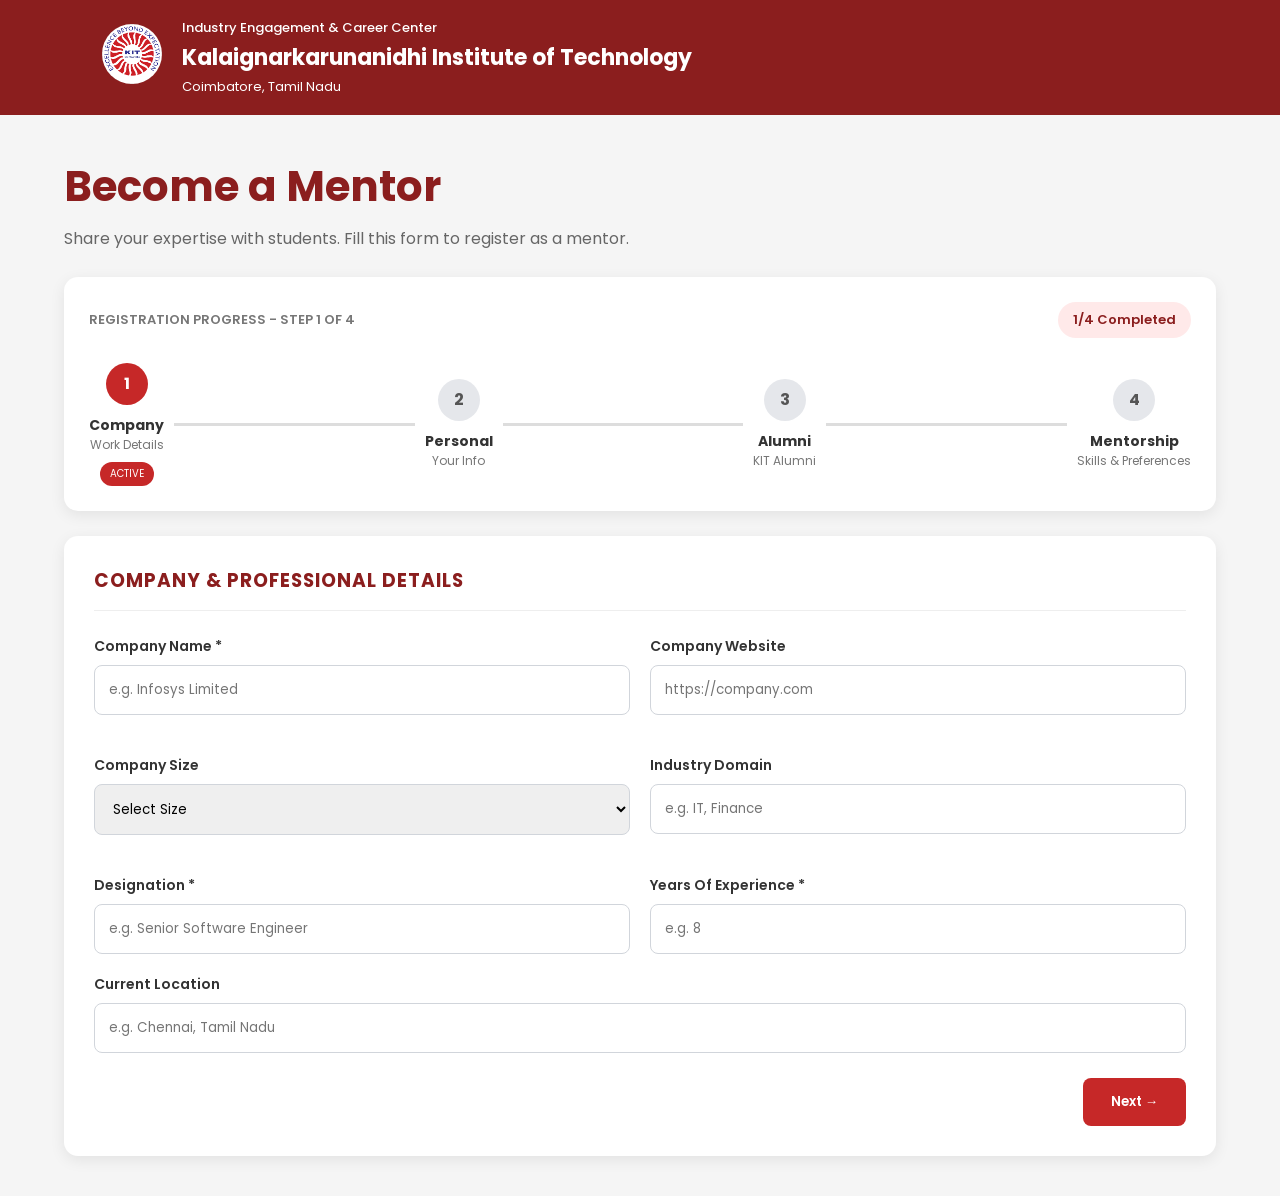
<file: Aluminipro/target/classes/static/index.html>
<!DOCTYPE html>
<html lang="en">
<head>
<meta charset="UTF-8">
<meta name="viewport" content="width=device-width, initial-scale=1.0">
<title>Become a Mentor - Step 1</title>

<link href="https://fonts.googleapis.com/css2?family=Poppins:wght@300;400;500;600;700;800&display=swap" rel="stylesheet">
<link rel="stylesheet" href="style.css">

</head>
<body>

<header class="header">

    <div class="header-content">

        <div class="logo-box">
            <img src="kitlogo.png" alt="KIT Logo" width="120">
        </div>

        <div class="college-details">
            <h4>Industry Engagement & Career Center</h4>
            <h2>Kalaignarkarunanidhi Institute of Technology</h2>
            <p>Coimbatore, Tamil Nadu</p>
        </div>

    </div>

</header>

<div class="container">

    <div class="title-section">

        <h1>Become a Mentor</h1>

        <p>
            Share your expertise with students. Fill this form to register as a mentor.
        </p>

    </div>

    <div class="progress-card">

        <div class="progress-top">
            <span>REGISTRATION PROGRESS - STEP 1 OF 4</span>
            <div class="progress-count">1/4 Completed</div>
        </div>

        <div class="stepper">

            <div class="step active">
                <div class="circle active-circle">1</div>
                <h4>Company</h4>
                <p>Work Details</p>
                <span class="active-badge">ACTIVE</span>
            </div>

            <div class="step-line"></div>

            <div class="step">
                <div class="circle">2</div>
                <h4>Personal</h4>
                <p>Your Info</p>
            </div>

            <div class="step-line"></div>

            <div class="step">
                <div class="circle">3</div>
                <h4>Alumni</h4>
                <p>KIT Alumni</p>
            </div>

            <div class="step-line"></div>

            <div class="step">
                <div class="circle">4</div>
                <h4>Mentorship</h4>
                <p>Skills & Preferences</p>
            </div>

        </div>

    </div>

    <div class="form-card">

        <h3>COMPANY & PROFESSIONAL DETAILS</h3>

        <form id="step1Form">

            <div class="grid">

                <div class="input-box">
                    <label>Company Name *</label>
                    <input
                        type="text"
                        id="companyName"
                        placeholder="e.g. Infosys Limited"
                        required>
                </div>

                <div class="input-box">
                    <label>Company Website</label>
                    <input
                        type="url"
                        id="companyWebsite"
                        placeholder="https://company.com">
                </div>

                <div class="input-box">
                    <label>Company Size</label>

                    <select id="companySize">
                        <option value="">Select Size</option>
                        <option>1 - 10 Employees</option>
                        <option>11 - 50 Employees</option>
                        <option>51 - 200 Employees</option>
                        <option>201 - 1000 Employees</option>
                        <option>1000+ Employees</option>
                    </select>

                </div>

                <div class="input-box">

                    <label>Industry Domain</label>

                    <input
                        type="text"
                        id="industryDomain"
                        placeholder="e.g. IT, Finance">

                </div>

                <div class="input-box">

                    <label>Designation *</label>

                    <input
                        type="text"
                        id="designation"
                        placeholder="e.g. Senior Software Engineer"
                        required>

                </div>

                <div class="input-box">

                    <label>Years Of Experience *</label>

                    <input
                        type="number"
                        id="experience"
                        min="0"
                        placeholder="e.g. 8"
                        required>

                </div>

            </div>

            <div class="input-box full-width">

                <label>Current Location</label>

                <input
                    type="text"
                    id="location"
                    placeholder="e.g. Chennai, Tamil Nadu">

            </div>

            <div class="button-container">

                <button
                    type="button"
                    class="next-btn"
                    onclick="saveStep1()">

                    Next →

                </button>

            </div>

        </form>

    </div>

</div>

<script>

window.onload = function(){

    let saved = JSON.parse(localStorage.getItem("step1"));

    if(saved){

        document.getElementById("companyName").value =
        saved.companyName || "";

        document.getElementById("companyWebsite").value =
        saved.companyWebsite || "";

        document.getElementById("companySize").value =
        saved.companySize || "";

        document.getElementById("industryDomain").value =
        saved.industryDomain || "";

        document.getElementById("designation").value =
        saved.designation || "";

        document.getElementById("experience").value =
        saved.experience || "";

        document.getElementById("location").value =
        saved.location || "";
    }

}

function saveStep1(){

    let companyName =
    document.getElementById("companyName").value.trim();

    let designation =
    document.getElementById("designation").value.trim();

    let experience =
    document.getElementById("experience").value.trim();

    if(companyName === ""){

        alert("Please Enter Company Name");
        return;
    }

    if(designation === ""){

        alert("Please Enter Designation");
        return;
    }

    if(experience === ""){

        alert("Please Enter Years Of Experience");
        return;
    }

    const step1 = {

        companyName:
        document.getElementById("companyName").value,

        companyWebsite:
        document.getElementById("companyWebsite").value,

        companySize:
        document.getElementById("companySize").value,

        industryDomain:
        document.getElementById("industryDomain").value,

        designation:
        document.getElementById("designation").value,

        experience:
        document.getElementById("experience").value,

        location:
        document.getElementById("location").value
    };

    localStorage.setItem(
        "step1",
        JSON.stringify(step1)
    );

    window.location.href =
    "personal.html";
}

</script>

</body>
</html>
</file>
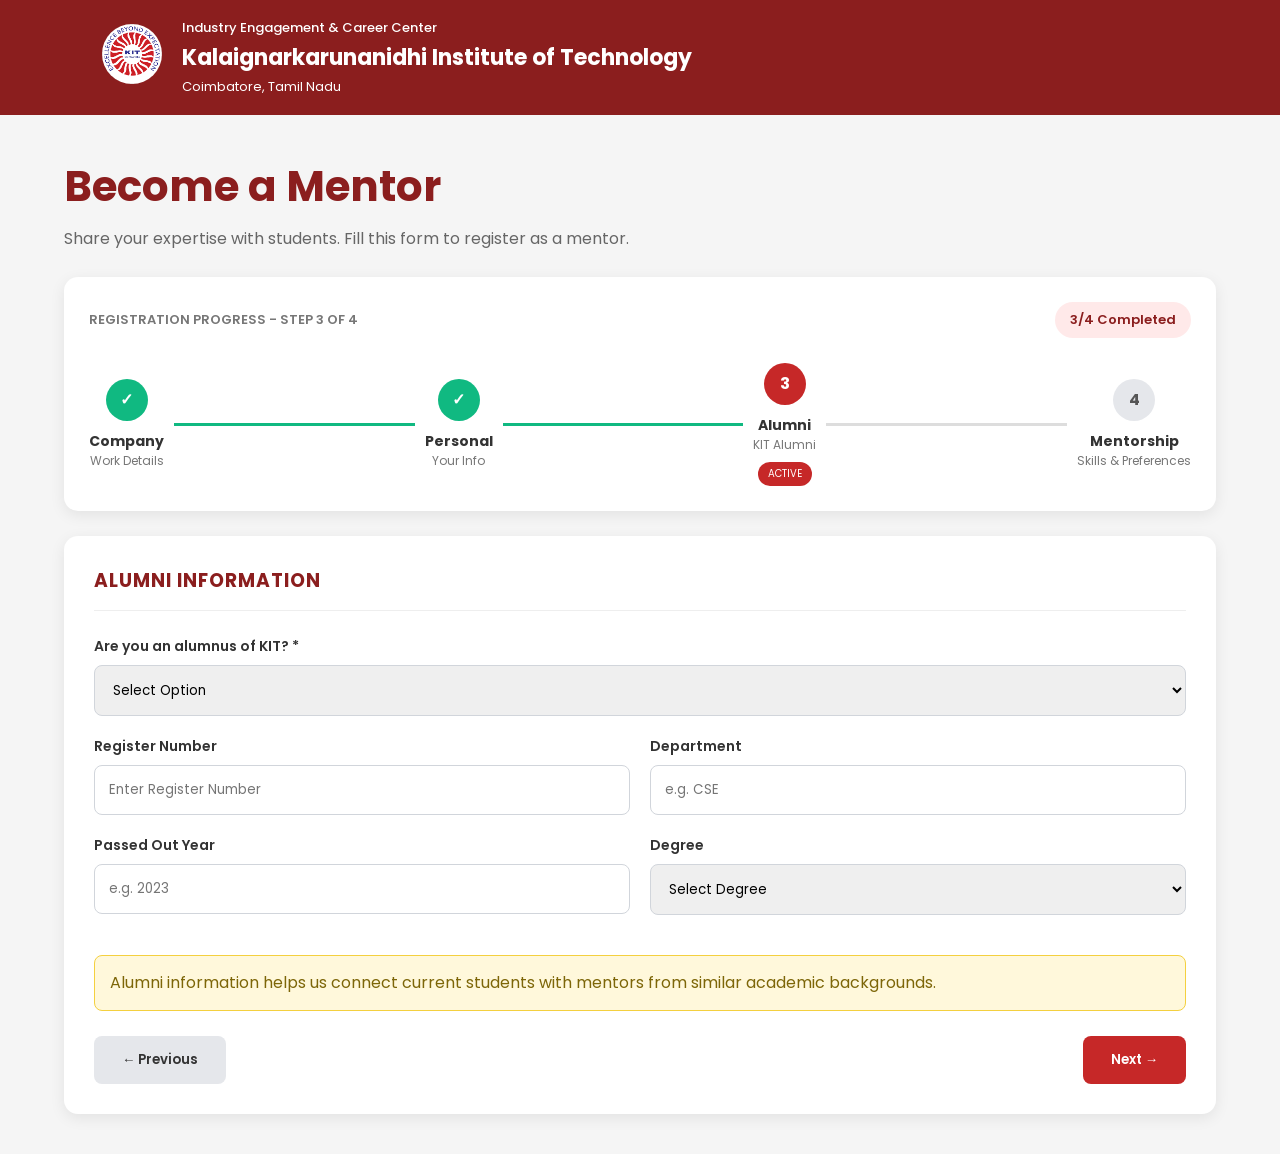
<file: Aluminipro/target/classes/static/alumni.html>
<!DOCTYPE html>
<html lang="en">
<head>
<meta charset="UTF-8">
<meta name="viewport" content="width=device-width, initial-scale=1.0">
<title>Become a Mentor - Step 3</title>

<link href="https://fonts.googleapis.com/css2?family=Poppins:wght@300;400;500;600;700;800&display=swap" rel="stylesheet">
<link rel="stylesheet" href="style.css">

</head>
<body>

<header class="header">

    <div class="header-content">

        <div class="logo-box">
            <img src="kitlogo.png" alt="KIT Logo">
        </div>

        <div class="college-details">
            <h4>Industry Engagement & Career Center</h4>
            <h2>Kalaignarkarunanidhi Institute of Technology</h2>
            <p>Coimbatore, Tamil Nadu</p>
        </div>

    </div>

</header>

<div class="container">

    <div class="title-section">

        <h1>Become a Mentor</h1>

        <p>
            Share your expertise with students. Fill this form to register as a mentor.
        </p>

    </div>

    <div class="progress-card">

        <div class="progress-top">

            <span>REGISTRATION PROGRESS - STEP 3 OF 4</span>

            <div class="progress-count">
                3/4 Completed
            </div>

        </div>

        <div class="stepper">

            <div class="step">
                <div class="circle completed-circle">✓</div>
                <h4>Company</h4>
                <p>Work Details</p>
            </div>

            <div class="step-line active-line"></div>

            <div class="step">
                <div class="circle completed-circle">✓</div>
                <h4>Personal</h4>
                <p>Your Info</p>
            </div>

            <div class="step-line active-line"></div>

            <div class="step active">
                <div class="circle active-circle">3</div>
                <h4>Alumni</h4>
                <p>KIT Alumni</p>
                <span class="active-badge">ACTIVE</span>
            </div>

            <div class="step-line"></div>

            <div class="step">
                <div class="circle">4</div>
                <h4>Mentorship</h4>
                <p>Skills & Preferences</p>
            </div>

        </div>

    </div>

    <div class="form-card">

        <h3>ALUMNI INFORMATION</h3>

        <form id="step3Form">

            <div class="input-box full-width">

                <label>
                    Are you an alumnus of KIT? *
                </label>

                <select id="alumniStatus" required>

                    <option value="">
                        Select Option
                    </option>

                    <option value="Yes">
                        Yes
                    </option>

                    <option value="No">
                        No
                    </option>

                </select>

            </div>

            <div class="grid">

                <div class="input-box">

                    <label>
                        Register Number
                    </label>

                    <input
                    type="text"
                    id="registerNumber"
                    placeholder="Enter Register Number">

                </div>

                <div class="input-box">

                    <label>
                        Department
                    </label>

                    <input
                    type="text"
                    id="department"
                    placeholder="e.g. CSE">

                </div>

            </div>

            <div class="grid">

                <div class="input-box">

                    <label>
                        Passed Out Year
                    </label>

                    <input
                    type="number"
                    id="passoutYear"
                    placeholder="e.g. 2023">

                </div>

                <div class="input-box">

                    <label>
                        Degree
                    </label>

                    <select id="degree">

                        <option value="">
                            Select Degree
                        </option>

                        <option>B.E</option>
                        <option>B.Tech</option>
                        <option>M.E</option>
                        <option>M.Tech</option>
                        <option>MBA</option>

                    </select>

                </div>

            </div>

            <div class="info-box">

                Alumni information helps us connect current students
                with mentors from similar academic backgrounds.

            </div>

            <div class="button-container between">

                <button
                type="button"
                class="prev-btn"
                onclick="window.location.href='personal.html'">

                    ← Previous

                </button>

                <button
                type="button"
                class="next-btn"
                onclick="saveStep3()">

                    Next →

                </button>

            </div>

        </form>

    </div>

</div>

<script>

window.onload = function(){

    let saved = JSON.parse(
        localStorage.getItem("step3")
    );

    if(saved){

        document.getElementById("alumniStatus").value =
        saved.alumniStatus || "";

        document.getElementById("registerNumber").value =
        saved.registerNumber || "";

        document.getElementById("department").value =
        saved.department || "";

        document.getElementById("passoutYear").value =
        saved.passoutYear || "";

        document.getElementById("degree").value =
        saved.degree || "";
    }
}

function saveStep3(){

    let alumniStatus =
    document.getElementById("alumniStatus").value;

    if(alumniStatus === ""){

        alert("Please Select Alumni Status");

        return;
    }

    const step3 = {

        alumniStatus:
        document.getElementById("alumniStatus").value,

        registerNumber:
        document.getElementById("registerNumber").value,

        department:
        document.getElementById("department").value,

        passoutYear:
        document.getElementById("passoutYear").value,

        degree:
        document.getElementById("degree").value
    };

    localStorage.setItem(
        "step3",
        JSON.stringify(step3)
    );

    window.location.href =
    "mentor.html";
}

</script>

</body>
</html>
</file>
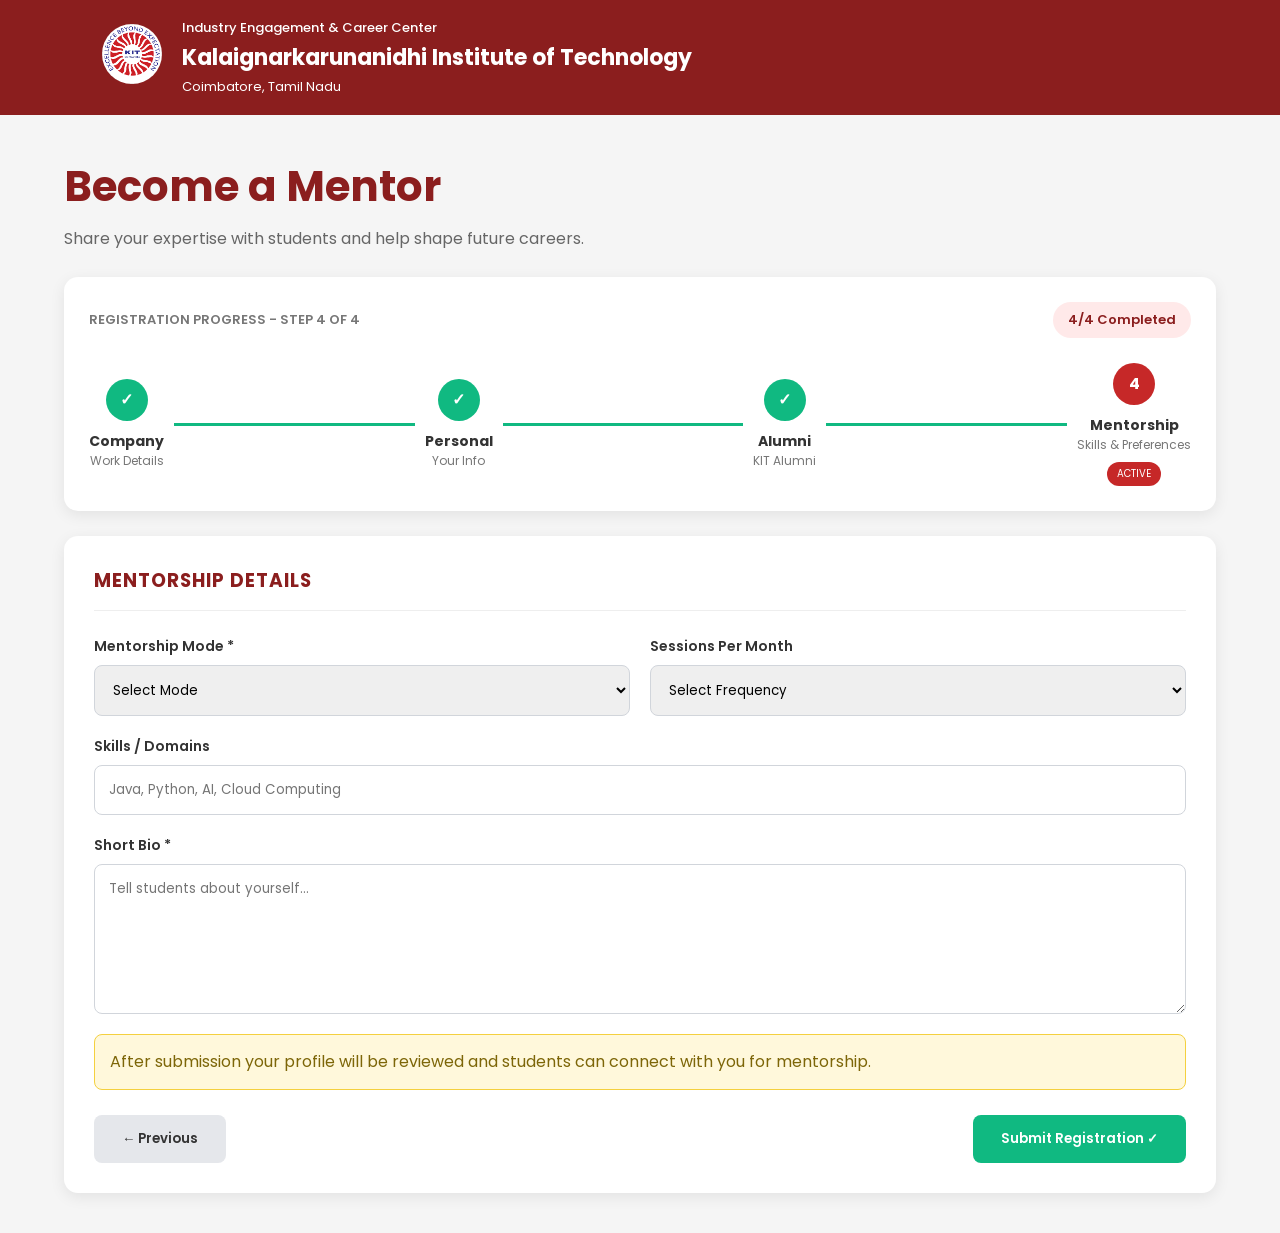
<file: Aluminipro/target/classes/static/mentor.html>
<!DOCTYPE html>
<html lang="en">
<head>
<meta charset="UTF-8">
<meta name="viewport" content="width=device-width, initial-scale=1.0">
<title>Become a Mentor - Step 4</title>

<link href="https://fonts.googleapis.com/css2?family=Poppins:wght@300;400;500;600;700;800&display=swap" rel="stylesheet">
<link rel="stylesheet" href="style.css">

</head>
<body>

<header class="header">

    <div class="header-content">

        <div class="logo-box">
            <img src="kitlogo.png" alt="KIT Logo" width="120">
        </div>

        <div class="college-details">
            <h4>Industry Engagement & Career Center</h4>
            <h2>Kalaignarkarunanidhi Institute of Technology</h2>
            <p>Coimbatore, Tamil Nadu</p>
        </div>

    </div>

</header>

<div class="container">

    <div class="title-section">

        <h1>Become a Mentor</h1>

        <p>
            Share your expertise with students and help shape future careers.
        </p>

    </div>

    <div class="progress-card">

        <div class="progress-top">

            <span>REGISTRATION PROGRESS - STEP 4 OF 4</span>

            <div class="progress-count">
                4/4 Completed
            </div>

        </div>

        <div class="stepper">

            <div class="step">
                <div class="circle completed-circle">✓</div>
                <h4>Company</h4>
                <p>Work Details</p>
            </div>

            <div class="step-line active-line"></div>

            <div class="step">
                <div class="circle completed-circle">✓</div>
                <h4>Personal</h4>
                <p>Your Info</p>
            </div>

            <div class="step-line active-line"></div>

            <div class="step">
                <div class="circle completed-circle">✓</div>
                <h4>Alumni</h4>
                <p>KIT Alumni</p>
            </div>

            <div class="step-line active-line"></div>

            <div class="step active">
                <div class="circle active-circle">4</div>
                <h4>Mentorship</h4>
                <p>Skills & Preferences</p>
                <span class="active-badge">ACTIVE</span>
            </div>

        </div>

    </div>

    <div class="form-card">

        <h3>MENTORSHIP DETAILS</h3>

        <form id="step4Form">

            <div class="grid">

                <div class="input-box">

                    <label>Mentorship Mode *</label>

                    <select id="mentorshipMode">

                        <option value="">
                            Select Mode
                        </option>

                        <option>
                            Online
                        </option>

                        <option>
                            Offline
                        </option>

                        <option>
                            Hybrid
                        </option>

                    </select>

                </div>

                <div class="input-box">

                    <label>Sessions Per Month</label>

                    <select id="sessionsPerMonth">

                        <option value="">
                            Select Frequency
                        </option>

                        <option>1 Session</option>
                        <option>2 Sessions</option>
                        <option>4 Sessions</option>
                        <option>8 Sessions</option>

                    </select>

                </div>

            </div>

            <div class="input-box full-width">

                <label>Skills / Domains</label>

                <input
                type="text"
                id="skills"
                placeholder="Java, Python, AI, Cloud Computing">

            </div>

            <div class="input-box full-width">

                <label>Short Bio *</label>

                <textarea
                id="bio"
                rows="6"
                placeholder="Tell students about yourself..."
                ></textarea>

            </div>

            <div class="info-box">

                After submission your profile will be reviewed and
                students can connect with you for mentorship.

            </div>

            <div class="button-container between">

                <button
                type="button"
                class="prev-btn"
                onclick="window.location.href='alumni.html'">

                    ← Previous

                </button>

                <button
                type="button"
                class="submit-btn"
                onclick="submitRegistration()">

                    Submit Registration ✓

                </button>

            </div>

        </form>

    </div>

</div>

<script>

window.onload = function(){

    let saved =
    JSON.parse(localStorage.getItem("step4"));

    if(saved){

        document.getElementById("mentorshipMode").value =
        saved.mentorshipMode || "";

        document.getElementById("sessionsPerMonth").value =
        saved.sessionsPerMonth || "";

        document.getElementById("skills").value =
        saved.skills || "";

        document.getElementById("bio").value =
        saved.bio || "";
    }
}

async function submitRegistration(){

    let mentorshipMode =
    document.getElementById("mentorshipMode").value;

    let bio =
    document.getElementById("bio").value.trim();

    if(mentorshipMode === ""){

        alert("Please Select Mentorship Mode");
        return;
    }

    if(bio === ""){

        alert("Please Enter Bio");
        return;
    }

    const step4 = {

        mentorshipMode:
        document.getElementById("mentorshipMode").value,

        sessionsPerMonth:
        document.getElementById("sessionsPerMonth").value,

        skills:
        document.getElementById("skills").value,

        bio:
        document.getElementById("bio").value
    };

    localStorage.setItem(
        "step4",
        JSON.stringify(step4)
    );

    const finalData = {

        ...JSON.parse(
            localStorage.getItem("step1")
        ),

        ...JSON.parse(
            localStorage.getItem("step2")
        ),

        ...JSON.parse(
            localStorage.getItem("step3")
        ),

        ...step4
    };

    console.log(finalData);

    try{

        const response = await fetch(
            "http://localhost:8093/api/mentor/register",
            {
                method:"POST",
                headers:{
                    "Content-Type":"application/json"
                },
                body:JSON.stringify(finalData)
            }
        );

        if(response.ok){

            alert(
                "Registration Submitted Successfully"
            );

            localStorage.clear();

            window.location.href =
            "index.html";

        }else{

            alert(
                "Registration Failed"
            );
        }

    }catch(error){

        console.error(error);

        alert(
            "Cannot Connect To Backend Server"
        );
    }
}

</script>

</body>
</html>
</file>
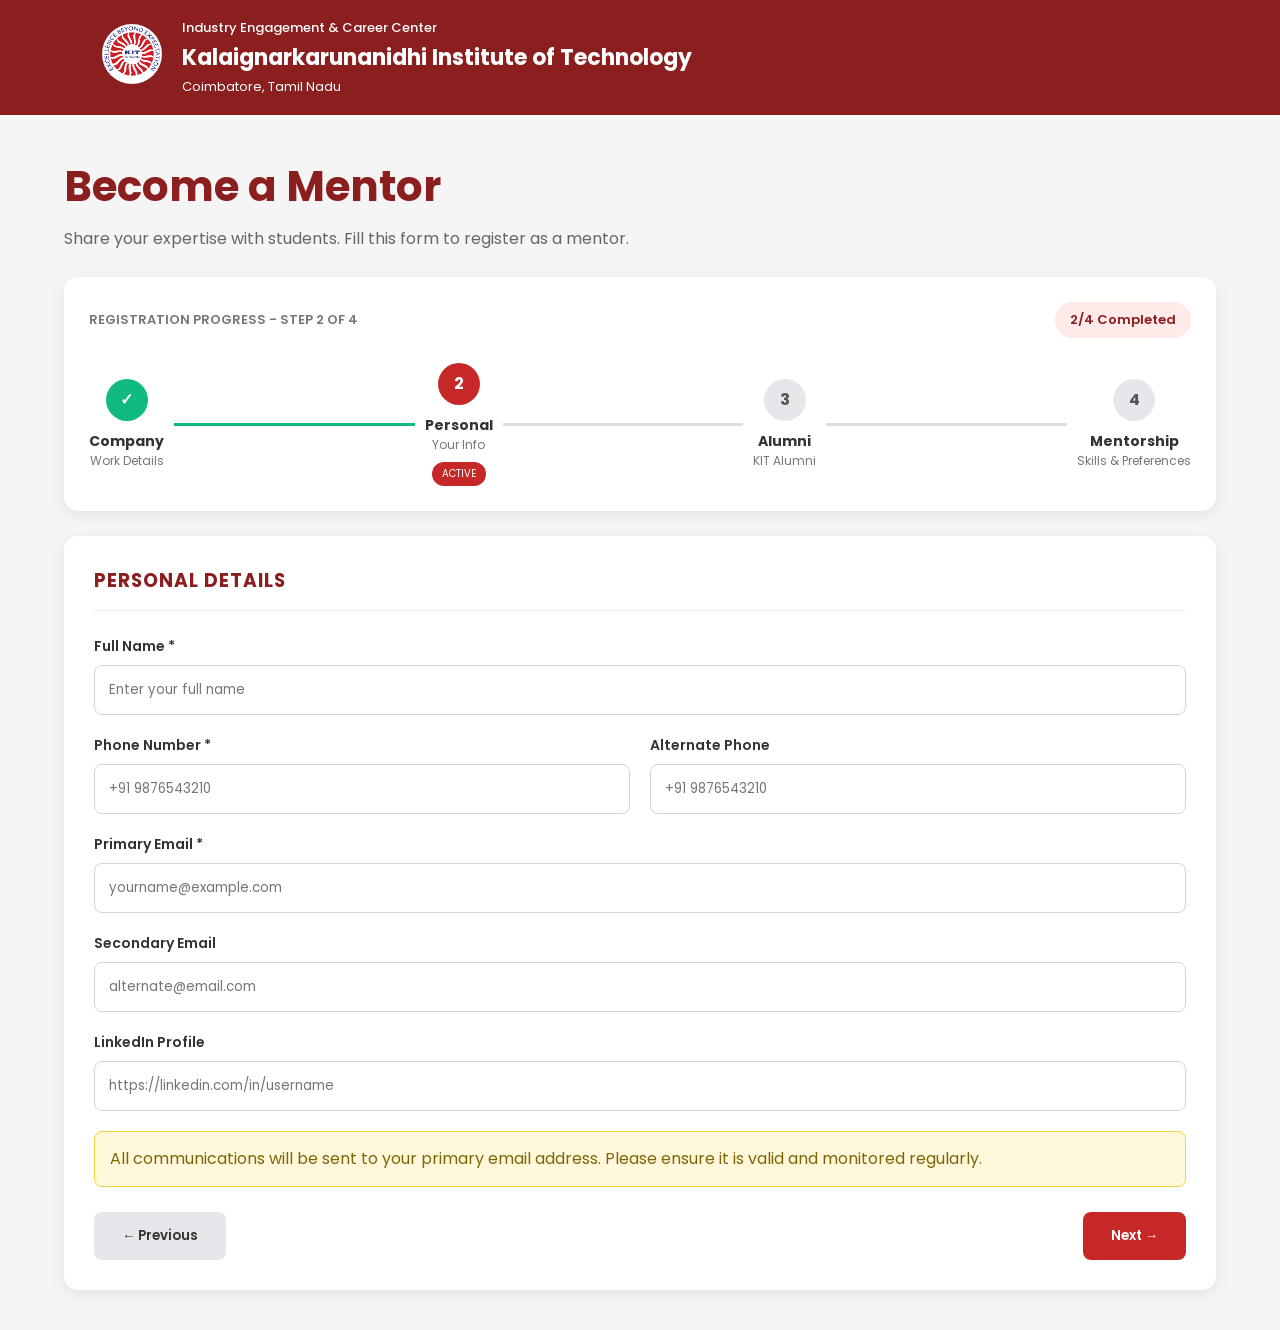
<file: Aluminipro/target/classes/static/personal.html>
<!DOCTYPE html>
<html lang="en">
<head>
<meta charset="UTF-8">
<meta name="viewport" content="width=device-width, initial-scale=1.0">
<title>Become a Mentor - Step 2</title>

<link href="https://fonts.googleapis.com/css2?family=Poppins:wght@300;400;500;600;700;800&display=swap" rel="stylesheet">
<link rel="stylesheet" href="style.css">
</head>

<body>

<header class="header">

    <div class="header-content">

        <div class="logo-box">
            <img src="kitlogo.png" alt="KIT Logo">
        </div>

        <div class="college-details">
            <h4>Industry Engagement & Career Center</h4>
            <h2>Kalaignarkarunanidhi Institute of Technology</h2>
            <p>Coimbatore, Tamil Nadu</p>
        </div>

    </div>

</header>

<div class="container">

    <div class="title-section">

        <h1>Become a Mentor</h1>

        <p>
            Share your expertise with students. Fill this form to register as a mentor.
        </p>

    </div>

    <div class="progress-card">

        <div class="progress-top">
            <span>REGISTRATION PROGRESS - STEP 2 OF 4</span>
            <div class="progress-count">2/4 Completed</div>
        </div>

        <div class="stepper">

            <div class="step">
                <div class="circle completed-circle">✓</div>
                <h4>Company</h4>
                <p>Work Details</p>
            </div>

            <div class="step-line active-line"></div>

            <div class="step active">
                <div class="circle active-circle">2</div>
                <h4>Personal</h4>
                <p>Your Info</p>
                <span class="active-badge">ACTIVE</span>
            </div>

            <div class="step-line"></div>

            <div class="step">
                <div class="circle">3</div>
                <h4>Alumni</h4>
                <p>KIT Alumni</p>
            </div>

            <div class="step-line"></div>

            <div class="step">
                <div class="circle">4</div>
                <h4>Mentorship</h4>
                <p>Skills & Preferences</p>
            </div>

        </div>

    </div>

    <div class="form-card">

        <h3>PERSONAL DETAILS</h3>

        <form id="step2Form">

            <div class="input-box full-width">

                <label>Full Name *</label>

                <input
                    type="text"
                    id="fullName"
                    placeholder="Enter your full name"
                    required>

            </div>

            <div class="grid">

                <div class="input-box">

                    <label>Phone Number *</label>

                    <input
                        type="tel"
                        id="phone"
                        placeholder="+91 9876543210"
                        required>

                </div>

                <div class="input-box">

                    <label>Alternate Phone</label>

                    <input
                        type="tel"
                        id="alternatePhone"
                        placeholder="+91 9876543210">

                </div>

            </div>

            <div class="input-box full-width">

                <label>Primary Email *</label>

                <input
                    type="email"
                    id="primaryEmail"
                    placeholder="yourname@example.com"
                    required>

            </div>

            <div class="input-box full-width">

                <label>Secondary Email</label>

                <input
                    type="email"
                    id="secondaryEmail"
                    placeholder="alternate@email.com">

            </div>

            <div class="input-box full-width">

                <label>LinkedIn Profile</label>

                <input
                    type="url"
                    id="linkedin"
                    placeholder="https://linkedin.com/in/username">

            </div>

            <div class="info-box">

                All communications will be sent to your primary email address.
                Please ensure it is valid and monitored regularly.

            </div>

            <div class="button-container between">

                <button
                    type="button"
                    class="prev-btn"
                    onclick="window.location.href='index.html'">

                    ← Previous

                </button>

                <button
                    type="button"
                    class="next-btn"
                    onclick="saveStep2()">

                    Next →

                </button>

            </div>

        </form>

    </div>

</div>

<script>

window.onload = function(){

    let saved = JSON.parse(localStorage.getItem("step2"));

    if(saved){

        document.getElementById("fullName").value =
        saved.fullName || "";

        document.getElementById("phone").value =
        saved.phone || "";

        document.getElementById("alternatePhone").value =
        saved.alternatePhone || "";

        document.getElementById("primaryEmail").value =
        saved.primaryEmail || "";

        document.getElementById("secondaryEmail").value =
        saved.secondaryEmail || "";

        document.getElementById("linkedin").value =
        saved.linkedin || "";
    }
}

function saveStep2(){

    let fullName =
    document.getElementById("fullName").value.trim();

    let phone =
    document.getElementById("phone").value.trim();

    let primaryEmail =
    document.getElementById("primaryEmail").value.trim();

    if(fullName === ""){
        alert("Please Enter Full Name");
        return;
    }

    if(phone === ""){
        alert("Please Enter Phone Number");
        return;
    }

    if(primaryEmail === ""){
        alert("Please Enter Primary Email");
        return;
    }

    const step2 = {

        fullName:
        document.getElementById("fullName").value,

        phone:
        document.getElementById("phone").value,

        alternatePhone:
        document.getElementById("alternatePhone").value,

        primaryEmail:
        document.getElementById("primaryEmail").value,

        secondaryEmail:
        document.getElementById("secondaryEmail").value,

        linkedin:
        document.getElementById("linkedin").value
    };

    localStorage.setItem(
        "step2",
        JSON.stringify(step2)
    );

    window.location.href =
    "alumni.html";
}

</script>

</body>
</html>
</file>
<file: Aluminipro/target/classes/static/style.css>
*{
    margin:0;
    padding:0;
    box-sizing:border-box;
    font-family:'Poppins',sans-serif;
}

body{
    background:#f5f5f5;
    color:#333;
}

.header{
    background:#8b1e1e;
    padding:18px 8%;
    color:#fff;
}

.header-content{
    display:flex;
    align-items:center;
    gap:20px;
}

.logo-box img{
    width:60px;
    height:60px;
    border-radius:50%;
    background:#fff;
}

.college-details h4{
    font-size:13px;
    font-weight:500;
}

.college-details h2{
    font-size:22px;
    margin:3px 0;
}

.college-details p{
    font-size:13px;
}

.container{
    width:90%;
    max-width:1200px;
    margin:40px auto;
}

.title-section{
    margin-bottom:25px;
}

.title-section h1{
    color:#8b1e1e;
    font-size:42px;
    margin-bottom:8px;
}

.title-section p{
    color:#666;
    line-height:1.6;
}

.progress-card{
    background:#fff;
    padding:25px;
    border-radius:14px;
    box-shadow:0 4px 15px rgba(0,0,0,.08);
    margin-bottom:25px;
}

.progress-top{
    display:flex;
    justify-content:space-between;
    align-items:center;
    margin-bottom:25px;
}

.progress-top span{
    font-size:13px;
    font-weight:600;
    color:#777;
}

.progress-count{
    background:#ffe9e9;
    color:#8b1e1e;
    padding:8px 15px;
    border-radius:20px;
    font-size:13px;
    font-weight:600;
}

.stepper{
    display:flex;
    align-items:center;
    justify-content:space-between;
}

.step{
    text-align:center;
}

.circle{
    width:42px;
    height:42px;
    border-radius:50%;
    background:#e5e7eb;
    color:#555;
    display:flex;
    align-items:center;
    justify-content:center;
    margin:auto;
    font-weight:700;
}

.active-circle{
    background:#c62828;
    color:#fff;
}

.completed-circle{
    background:#10b981;
    color:#fff;
}

.step h4{
    margin-top:10px;
    font-size:14px;
}

.step p{
    font-size:12px;
    color:#777;
}

.step-line{
    flex:1;
    height:3px;
    background:#ddd;
    margin:0 10px;
}

.active-line{
    background:#10b981;
}

.active-badge{
    display:inline-block;
    margin-top:8px;
    background:#c62828;
    color:#fff;
    padding:4px 10px;
    border-radius:20px;
    font-size:10px;
}

.form-card{
    background:#fff;
    border-radius:14px;
    padding:30px;
    box-shadow:0 4px 15px rgba(0,0,0,.08);
}

.form-card h3{
    color:#8b1e1e;
    margin-bottom:25px;
    padding-bottom:15px;
    border-bottom:1px solid #eee;
    letter-spacing:1px;
}

.grid{
    display:grid;
    grid-template-columns:repeat(2,1fr);
    gap:20px;
}

.input-box{
    display:flex;
    flex-direction:column;
    margin-bottom:20px;
}

.input-box label{
    margin-bottom:8px;
    font-weight:600;
    font-size:14px;
}

.input-box input,
.input-box select,
.input-box textarea{
    width:100%;
    padding:14px;
    border:1px solid #d1d5db;
    border-radius:8px;
    outline:none;
    transition:.3s;
}

.input-box input:focus,
.input-box select:focus,
.input-box textarea:focus{
    border-color:#c62828;
    box-shadow:0 0 0 3px rgba(198,40,40,.15);
}

.full-width{
    width:100%;
}

.info-box{
    background:#fff8db;
    border:1px solid #f4d03f;
    padding:15px;
    border-radius:8px;
    margin:20px 0;
    color:#7d6608;
    line-height:1.5;
}

.button-container{
    display:flex;
    justify-content:flex-end;
    margin-top:25px;
}

.button-container.between{
    justify-content:space-between;
}

.next-btn,
.prev-btn,
.submit-btn{
    border:none;
    cursor:pointer;
    padding:14px 28px;
    border-radius:8px;
    font-weight:600;
    transition:.3s;
}

.next-btn{
    background:#c62828;
    color:#fff;
}

.next-btn:hover{
    background:#a61b1b;
}

.prev-btn{
    background:#e5e7eb;
    color:#333;
}

.prev-btn:hover{
    background:#d1d5db;
}

.submit-btn{
    background:#10b981;
    color:#fff;
}

.submit-btn:hover{
    background:#059669;
}

.section-label{
    display:block;
    margin-bottom:15px;
    font-weight:600;
}

.skills-container{
    display:flex;
    flex-wrap:wrap;
    gap:10px;
    margin-bottom:25px;
}

.skill{
    padding:10px 16px;
    border:1px solid #d1d5db;
    border-radius:30px;
    cursor:pointer;
    transition:.3s;
    font-size:13px;
}

.skill:hover{
    background:#c62828;
    color:#fff;
    border-color:#c62828;
}

.radio-card{
    display:flex;
    flex-direction:column;
    gap:12px;
    margin-bottom:25px;
}

.radio-card label{
    border:1px solid #ddd;
    padding:14px;
    border-radius:8px;
    cursor:pointer;
}

.radio-card label:hover{
    border-color:#c62828;
}

@media(max-width:768px){

    .container{
        width:95%;
    }

    .grid{
        grid-template-columns:1fr;
    }

    .stepper{
        flex-wrap:wrap;
        gap:15px;
    }

    .step-line{
        display:none;
    }

    .header-content{
        flex-direction:column;
        text-align:center;
    }

    .title-section h1{
        font-size:30px;
    }

    .button-container.between{
        flex-direction:column;
        gap:15px;
    }

    .next-btn,
    .prev-btn,
    .submit-btn{
        width:100%;
    }
}
</file>
